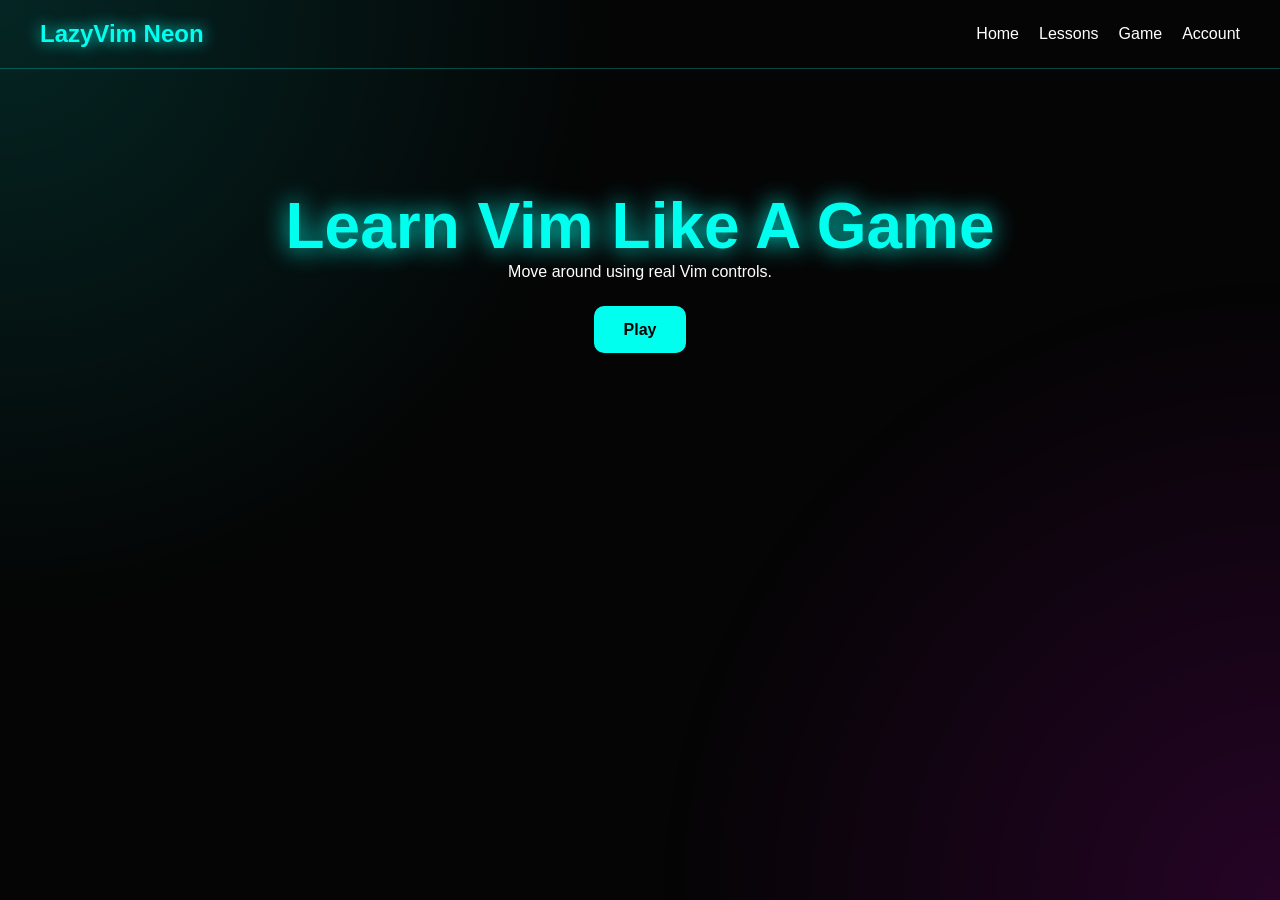
<file: index.html>
<!DOCTYPE html><html><head><meta charset='UTF-8'><meta name='viewport' content='width=device-width, initial-scale=1.0'><title>LazyVim Neon</title><link rel='stylesheet' href='style.css'></head><body><div class='background-glow'></div><nav><h1>LazyVim Neon</h1><div><a href='index.html'>Home</a><a href='lessons.html'>Lessons</a><a href='practice.html'>Game</a><a href='login.html'>Account</a></div></nav><section class='hero'><h2>Learn Vim Like A Game</h2><p>Move around using real Vim controls.</p><div class='hero-buttons'><a class='btn' href='practice.html'>Play</a></div></section></body></html>
</file>
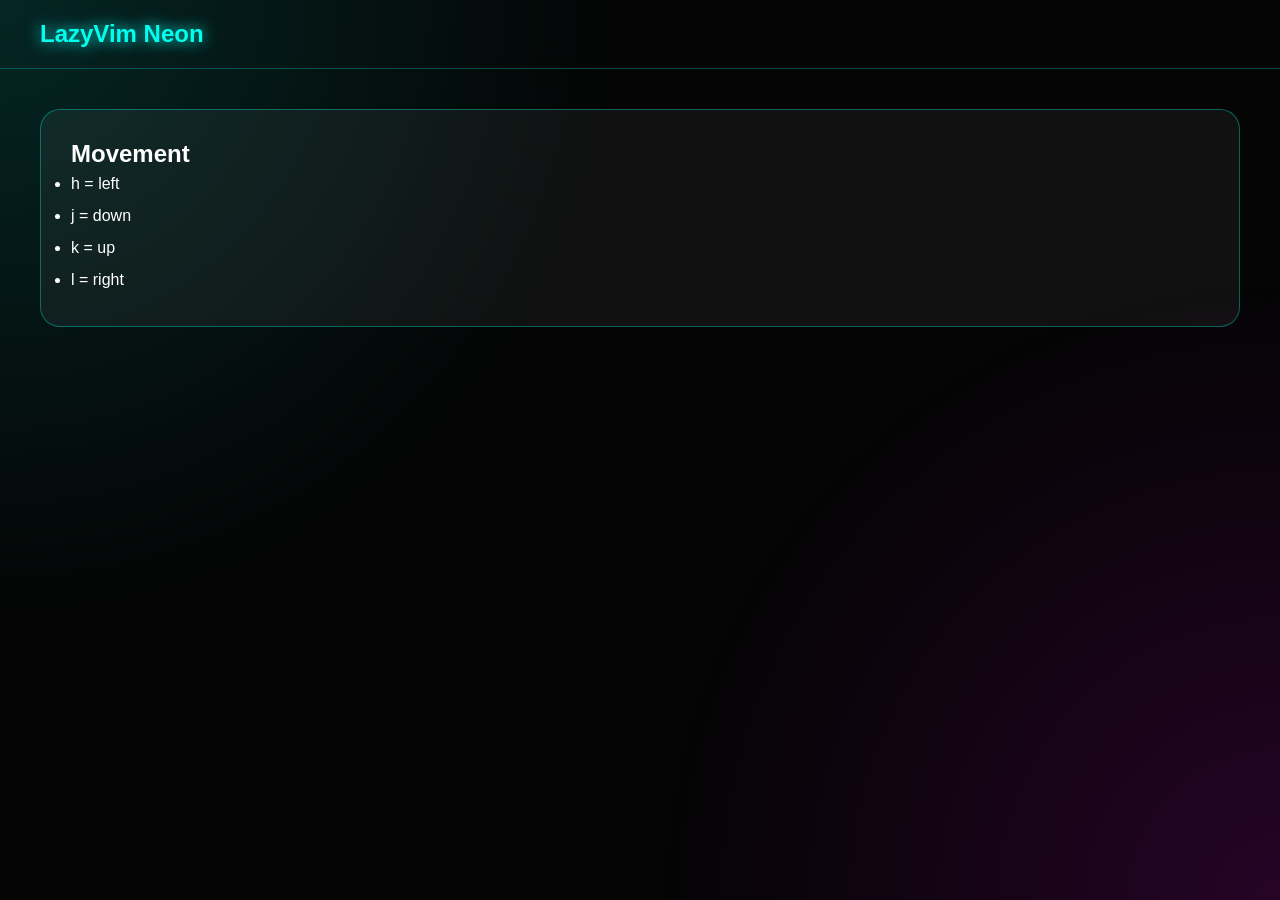
<file: lessons.html>
<!DOCTYPE html><html><head><meta charset='UTF-8'><meta name='viewport' content='width=device-width, initial-scale=1.0'><title>Lessons</title><link rel='stylesheet' href='style.css'></head><body><div class='background-glow'></div><nav><h1>LazyVim Neon</h1></nav><div class='lesson-page'><div class='lesson-card'><h2>Movement</h2><ul><li>h = left</li><li>j = down</li><li>k = up</li><li>l = right</li></ul></div></div></body></html>
</file>
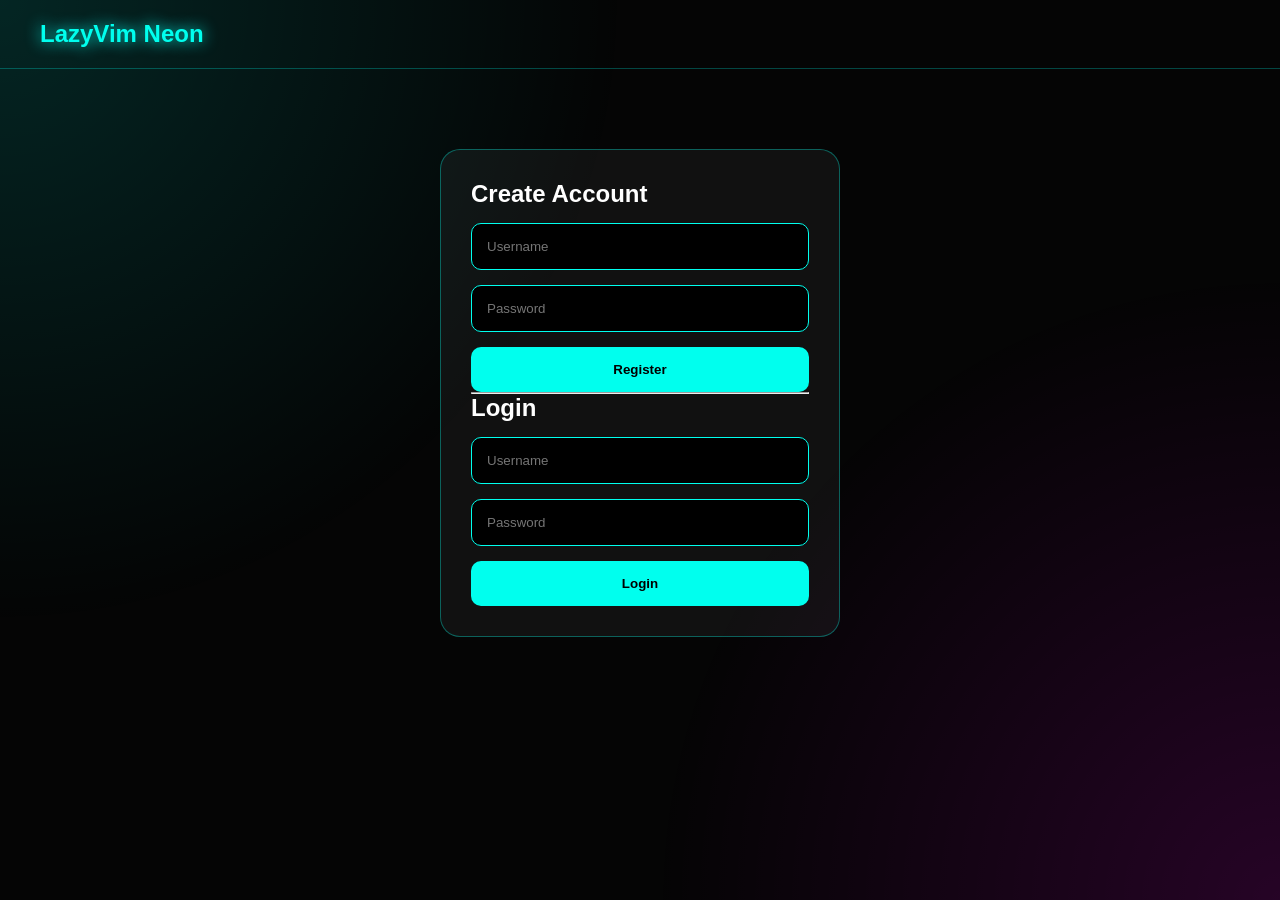
<file: login.html>
<!DOCTYPE html><html><head><meta charset='UTF-8'><meta name='viewport' content='width=device-width, initial-scale=1.0'><title>Login</title><link rel='stylesheet' href='style.css'></head><body><div class='background-glow'></div><nav><h1>LazyVim Neon</h1></nav><div class='auth-container'><div class='auth-box'><h2>Create Account</h2><input id='register-user' type='text' placeholder='Username'><input id='register-pass' type='password' placeholder='Password'><button onclick='register()'>Register</button><hr><h2>Login</h2><input id='login-user' type='text' placeholder='Username'><input id='login-pass' type='password' placeholder='Password'><button onclick='login()'>Login</button><p id='auth-message'></p></div></div><script src='auth.js'></script></body></html>
</file>
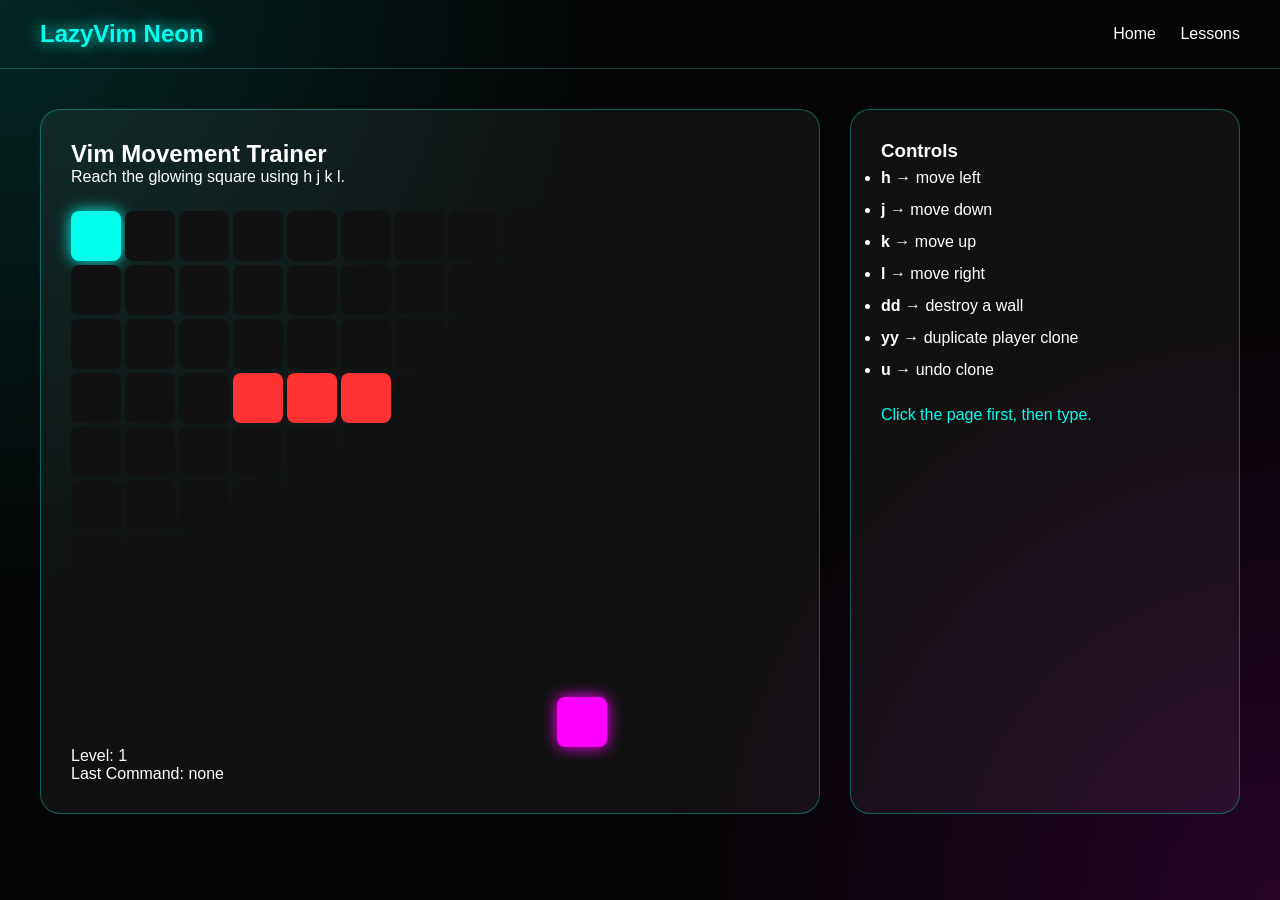
<file: practice.html>
<!DOCTYPE html>
<html>
<head>
<meta charset="UTF-8">
<meta name="viewport" content="width=device-width, initial-scale=1.0">
<title>LazyVim Game</title>
<link rel="stylesheet" href="style.css">
</head>
<body>

<div class="background-glow"></div>

<nav>
<h1>LazyVim Neon</h1>
<div>
<a href="index.html">Home</a>
<a href="lessons.html">Lessons</a>
</div>
</nav>

<div class="game-layout">

<div class="game-panel">
<h2>Vim Movement Trainer</h2>

<p id="objective">
Reach the glowing square using h j k l.
</p>

<div id="game-board"></div>

<div class="stats">
<p>Level: <span id="level">1</span></p>
<p>Last Command: <span id="command">none</span></p>
</div>
</div>

<div class="lesson-sidebar">
<h3>Controls</h3>

<ul>
<li><strong>h</strong> → move left</li>
<li><strong>j</strong> → move down</li>
<li><strong>k</strong> → move up</li>
<li><strong>l</strong> → move right</li>
<li><strong>dd</strong> → destroy a wall</li>
<li><strong>yy</strong> → duplicate player clone</li>
<li><strong>u</strong> → undo clone</li>
</ul>

<p class="tip">Click the page first, then type.</p>
</div>

</div>

<script src="game.js"></script>

</body>
</html>
</file>
<file: style.css>
*{margin:0;padding:0;box-sizing:border-box;font-family:Arial,sans-serif}body{background:#050505;color:white;min-height:100vh}.background-glow{position:fixed;width:100%;height:100%;background:radial-gradient(circle at top left,#00ffee22,transparent 40%),radial-gradient(circle at bottom right,#ff00ff22,transparent 40%);z-index:-1}nav{display:flex;justify-content:space-between;align-items:center;padding:20px 40px;border-bottom:1px solid #00ffee44}nav h1{color:#00ffee;text-shadow:0 0 15px #00ffee}nav a{color:white;text-decoration:none;margin-left:20px}.hero{text-align:center;padding-top:120px}.hero h2{font-size:4rem;color:#00ffee;text-shadow:0 0 25px #00ffee}.hero-buttons{margin-top:40px}.btn{padding:15px 30px;background:#00ffee;color:black;text-decoration:none;border-radius:10px;font-weight:bold}.game-layout{display:grid;grid-template-columns:2fr 1fr;gap:30px;padding:40px}.game-panel,.lesson-sidebar,.lesson-card,.auth-box{background:rgba(255,255,255,0.05);border:1px solid #00ffee55;border-radius:20px;padding:30px}.lesson-page{padding:40px}.auth-container{display:flex;justify-content:center;padding-top:80px}.auth-box{width:400px}input,button{width:100%;padding:15px;margin-top:15px;border-radius:10px;border:none}input{background:black;border:1px solid #00ffee;color:white}button{background:#00ffee;font-weight:bold}#game-board{display:grid;grid-template-columns:repeat(10,50px);gap:4px;margin-top:25px}.tile{width:50px;height:50px;background:#111;border-radius:8px}.player{background:#00ffee;box-shadow:0 0 15px #00ffee}.goal{background:#ff00ff;box-shadow:0 0 15px #ff00ff}.wall{background:#ff3333}.clone{background:#ffaa00}.tip{margin-top:20px;color:#00ffee}ul{line-height:2}
</file>
